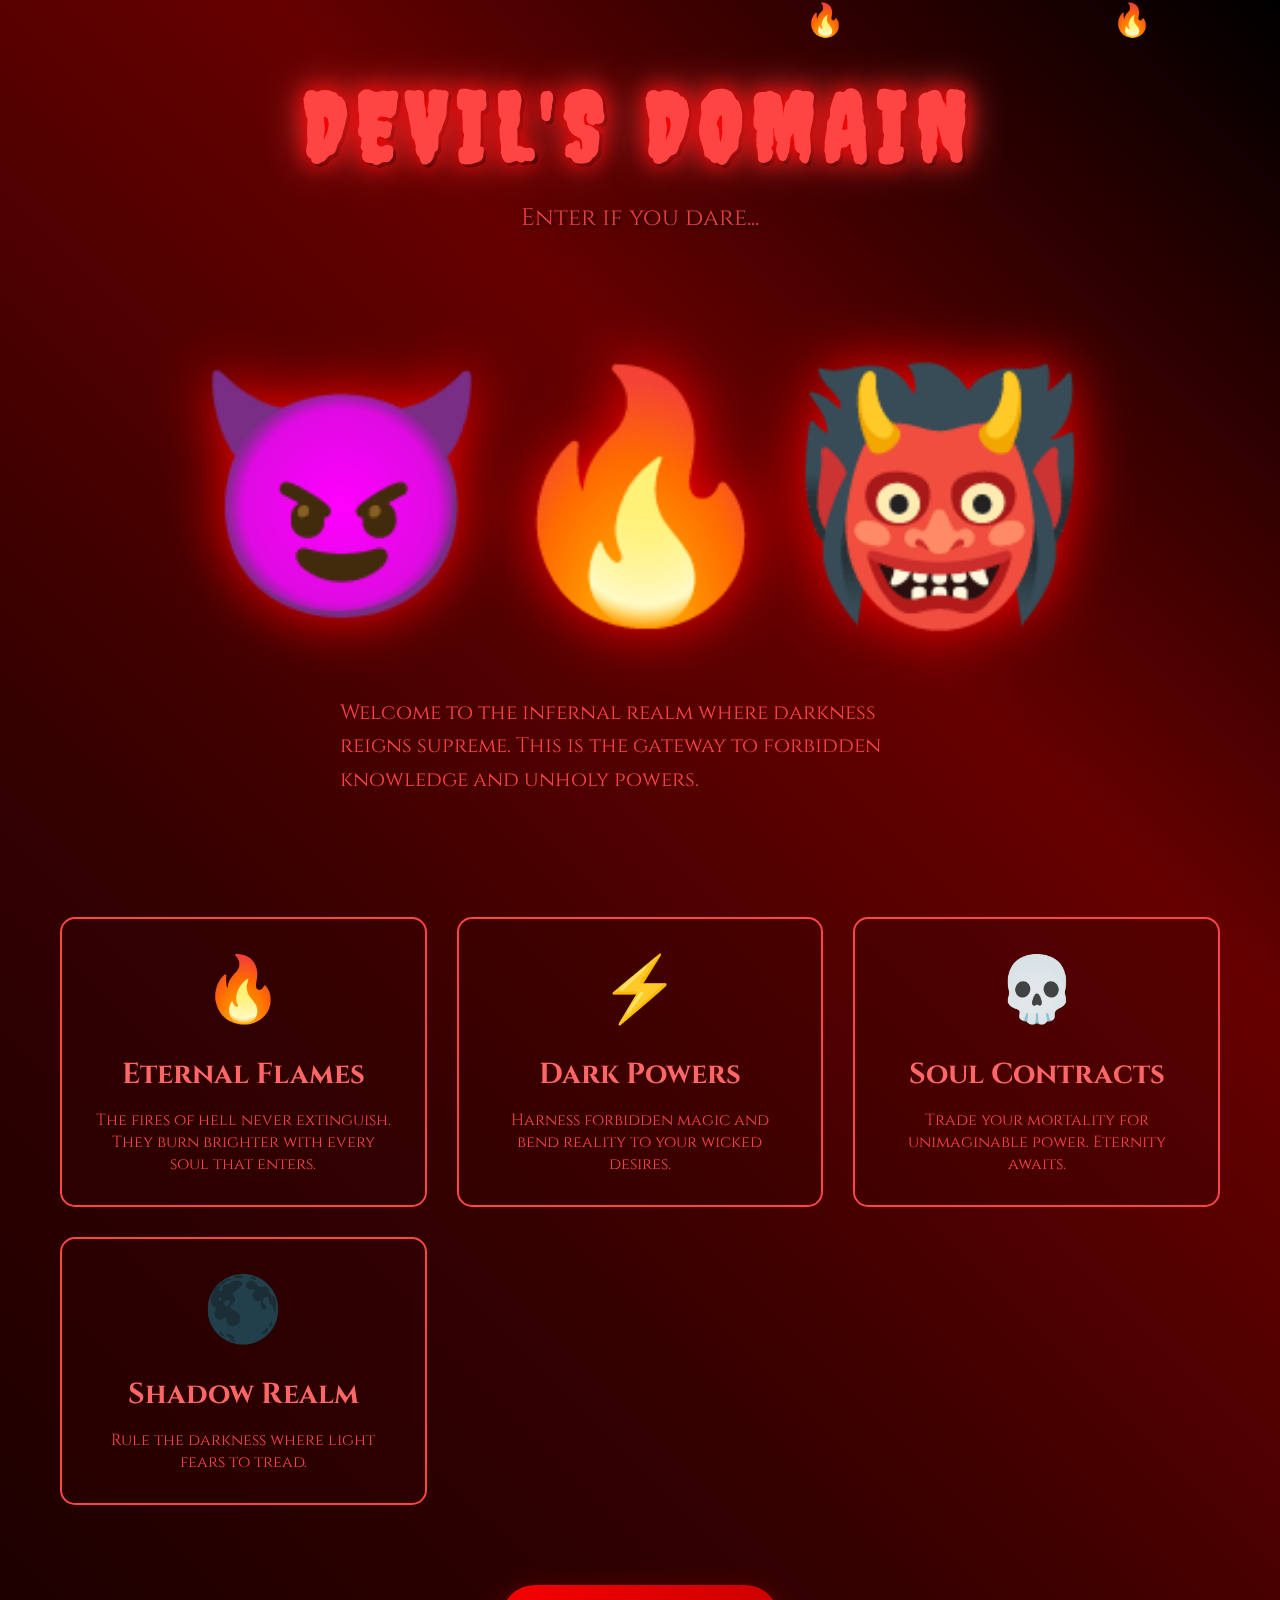
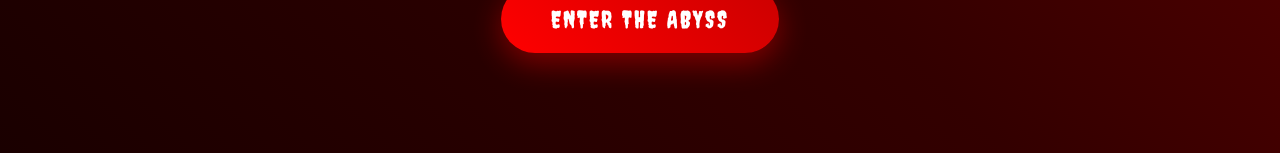
<file: .github/l%T/image.html>
<!DOCTYPE html>
<html lang="en">
<head>
    <meta charset="UTF-8">
    <meta name="viewport" content="width=device-width, initial-scale=1.0">
    <title>Devil's Domain</title>
    <style>
        @import url('https://fonts.googleapis.com/css2?family=Cinzel:wght@400;700&family=Creepster&display=swap');
        
        * {
            margin: 0;
            padding: 0;
            box-sizing: border-box;
        }
        
        body {
            background: linear-gradient(45deg, #1a0000, #330000, #660000, #000);
            color: #ff4444;
            font-family: 'Cinzel', serif;
            overflow-x: hidden;
            min-height: 100vh;
        }
        
        .container {
            max-width: 1200px;
            margin: 0 auto;
            padding: 20px;
        }
        
        header {
            text-align: center;
            padding: 50px 0;
            position: relative;
        }
        
        .devil-title {
            font-family: 'Creepster', cursive;
            font-size: clamp(3rem, 8vw, 6rem);
            text-shadow: 
                0 0 20px #ff0000,
                0 0 40px #ff4444,
                3px 3px 0 #000;
            letter-spacing: 0.1em;
            animation: glow 2s ease-in-out infinite alternate;
            margin-bottom: 20px;
        }
        
        @keyframes glow {
            from { filter: drop-shadow(0 0 10px #ff0000); }
            to { filter: drop-shadow(0 0 30px #ff6666); }
        }
        
        .subtitle {
            font-size: 1.5rem;
            opacity: 0.9;
            text-shadow: 2px 2px 4px #000;
        }
        
        .devil-figure {
            display: flex;
            justify-content: center;
            align-items: center;
            flex-direction: column;
            gap: 30px;
            padding: 60px 0;
        }
        
        .devil-emoji {
            font-size: 15rem;
            filter: drop-shadow(0 0 30px #ff0000);
            animation: float 3s ease-in-out infinite;
        }
        
        @keyframes float {
            0%, 100% { transform: translateY(0) rotate(-5deg); }
            50% { transform: translateY(-20px) rotate(5deg); }
        }
        
        .features {
            display: grid;
            grid-template-columns: repeat(auto-fit, minmax(300px, 1fr));
            gap: 30px;
            margin: 60px 0;
        }
        
        .feature-card {
            background: rgba(51, 0, 0, 0.3);
            border: 2px solid #ff4444;
            border-radius: 15px;
            padding: 30px;
            text-align: center;
            transition: all 0.3s ease;
            backdrop-filter: blur(10px);
            position: relative;
            overflow: hidden;
        }
        
        .feature-card::before {
            content: '';
            position: absolute;
            top: -50%;
            left: -50%;
            width: 200%;
            height: 200%;
            background: linear-gradient(45deg, transparent, rgba(255,68,68,0.1), transparent);
            transform: rotate(45deg);
            transition: all 0.6s;
            opacity: 0;
        }
        
        .feature-card:hover::before {
            animation: shine 0.6s infinite;
            opacity: 1;
        }
        
        @keyframes shine {
            0% { transform: translateX(-100%) translateY(-100%) rotate(45deg); }
            100% { transform: translateX(100%) translateY(100%) rotate(45deg); }
        }
        
        .feature-card:hover {
            transform: translateY(-10px) scale(1.02);
            box-shadow: 0 20px 40px rgba(255,0,0,0.3);
        }
        
        .feature-icon {
            font-size: 4rem;
            margin-bottom: 20px;
            display: block;
        }
        
        .feature-title {
            font-size: 1.8rem;
            margin-bottom: 15px;
            color: #ff6666;
        }
        
        .portal {
            text-align: center;
            margin: 80px 0;
        }
        
        .portal-btn {
            background: linear-gradient(45deg, #ff0000, #cc0000);
            color: #fff;
            border: none;
            padding: 20px 50px;
            font-size: 1.5rem;
            font-family: 'Creepster', cursive;
            border-radius: 50px;
            cursor: pointer;
            transition: all 0.3s ease;
            box-shadow: 0 10px 30px rgba(255,0,0,0.4);
            text-transform: uppercase;
            letter-spacing: 2px;
        }
        
        .portal-btn:hover {
            transform: scale(1.1) translateY(-5px);
            box-shadow: 0 20px 50px rgba(255,0,0,0.6);
            background: linear-gradient(45deg, #ff4444, #ff0000);
        }
        
        .flames {
            position: fixed;
            top: 0;
            left: 0;
            width: 100%;
            height: 100%;
            pointer-events: none;
            z-index: -1;
        }
        
        .flame {
            position: absolute;
            color: #ff4400;
            font-size: 2rem;
            animation: flameRise 4s linear infinite;
        }
        
        @keyframes flameRise {
            0% {
                opacity: 0;
                transform: translateY(100vh) scale(0);
            }
            10% {
                opacity: 1;
            }
            90% {
                opacity: 1;
            }
            100% {
                opacity: 0;
                transform: translateY(-100px) scale(1.5);
            }
        }
        
        @media (max-width: 768px) {
            .container {
                padding: 10px;
            }
            
            .devil-figure {
                gap: 20px;
            }
            
            .devil-emoji {
                font-size: 10rem;
            }
        }
    </style>
</head>
<body>
    <div class="flames" id="flames"></div>
    
    <div class="container">
        <header>
            <h1 class="devil-title">DEVIL'S DOMAIN</h1>
            <p class="subtitle">Enter if you dare...</p>
        </header>
        
        <section class="devil-figure">
            <div class="devil-emoji">😈🔥👹</div>
            <p style="font-size: 1.3rem; max-width: 600px; margin: 0 auto; line-height: 1.6;">
                Welcome to the infernal realm where darkness reigns supreme. 
                This is the gateway to forbidden knowledge and unholy powers.
            </p>
        </section>
        
        <section class="features">
            <div class="feature-card">
                <span class="feature-icon">🔥</span>
                <h3 class="feature-title">Eternal Flames</h3>
                <p>The fires of hell never extinguish. They burn brighter with every soul that enters.</p>
            </div>
            
            <div class="feature-card">
                <span class="feature-icon">⚡</span>
                <h3 class="feature-title">Dark Powers</h3>
                <p>Harness forbidden magic and bend reality to your wicked desires.</p>
            </div>
            
            <div class="feature-card">
                <span class="feature-icon">💀</span>
                <h3 class="feature-title">Soul Contracts</h3>
                <p>Trade your mortality for unimaginable power. Eternity awaits.</p>
            </div>
            
            <div class="feature-card">
                <span class="feature-icon">🌑</span>
                <h3 class="feature-title">Shadow Realm</h3>
                <p>Rule the darkness where light fears to tread.</p>
            </div>
        </section>
        
        <section class="portal">
            <button class="portal-btn" onclick="enterHell()">
                Enter the Abyss
            </button>
        </section>
    </div>
    
    <script>
        // Animated flames background
        function createFlame() {
            const flame = document.createElement('div');
            flame.className = 'flame';
            flame.innerHTML = ['🔥', '🕯️', '✨'][Math.floor(Math.random() * 3)];
            flame.style.left = Math.random() * 100 + '%';
            flame.style.animationDelay = Math.random() * 2 + 's';
            flame.style.animationDuration = (3 + Math.random() * 2) + 's';
            document.getElementById('flames').appendChild(flame);
            
            setTimeout(() => {
                flame.remove();
            }, 6000);
        }
        
        setInterval(createFlame, 300);
        
        // Portal interaction
        function enterHell() {
            const btn = document.querySelector('.portal-btn');
            btn.textContent = 'DESCENDING...';
            btn.style.background = 'linear-gradient(45deg, #000, #333)';
            
            setTimeout(() => {
                document.body.style.background = 'radial-gradient(circle, #000, #1a0000)';
                document.querySelector('.devil-title').textContent = 'WELCOME TO HELL';
                btn.textContent = 'YOU CANNOT LEAVE';
                btn.disabled = true;
            }, 2000);
        }
        
        // Mouse trail effect
        document.addEventListener('mousemove', (e) => {
            const spark = document.createElement('div');
            spark.style.position = 'fixed';
            spark.style.left = e.clientX + 'px';
            spark.style.top = e.clientY + 'px';
            spark.style.color = '#ff4400';
            spark.style.fontSize = '1rem';
            spark.style.pointerEvents = 'none';
            spark.style.zIndex = '1000';
            spark.innerHTML = '✨';
            spark.style.animation = 'flameRise 1s forwards';
            document.body.appendChild(spark);
            
            setTimeout(() => spark.remove(), 1000);
        });
    </script>
</body>
</html>
</file>
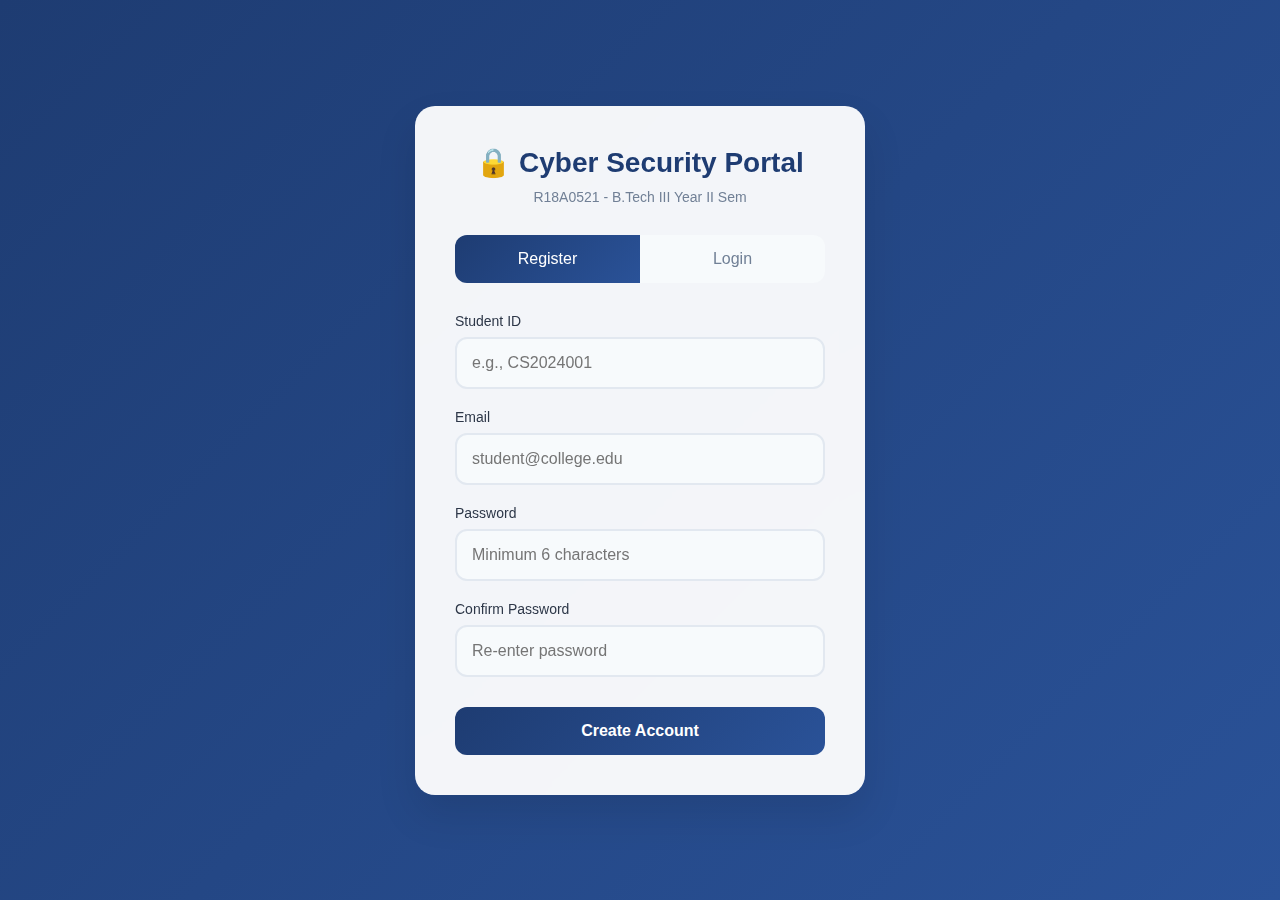
<file: .github/l%T/login method 2.html>
<!DOCTYPE html>
<html lang="en">
<head>
    <meta charset="UTF-8">
    <meta name="viewport" content="width=device-width, initial-scale=1.0">
    <title>Cyber Security Student Portal - R18A0521</title>
    <style>
        * {
            margin: 0;
            padding: 0;
            box-sizing: border-box;
        }

        body {
            font-family: 'Segoe UI', Tahoma, Geneva, Verdana, sans-serif;
            background: linear-gradient(135deg, #1e3c72 0%, #2a5298 100%);
            min-height: 100vh;
            overflow-x: hidden;
        }

        /* Login/Register Container */
        .auth-container {
            min-height: 100vh;
            display: flex;
            align-items: center;
            justify-content: center;
            padding: 20px;
        }

        .login-box {
            background: rgba(255, 255, 255, 0.95);
            padding: 40px;
            border-radius: 20px;
            box-shadow: 0 20px 40px rgba(0, 0, 0, 0.1);
            width: 100%;
            max-width: 450px;
            backdrop-filter: blur(10px);
        }

        .logo {
            text-align: center;
            margin-bottom: 30px;
        }

        .logo h1 {
            color: #1e3c72;
            font-size: 28px;
            font-weight: 700;
            margin-bottom: 10px;
        }

        .logo p {
            color: #718096;
            font-size: 14px;
        }

        .tab-nav {
            display: flex;
            margin-bottom: 30px;
            border-radius: 12px;
            overflow: hidden;
            background: #f7fafc;
        }

        .tab-btn {
            flex: 1;
            padding: 15px;
            border: none;
            background: none;
            font-size: 16px;
            font-weight: 500;
            cursor: pointer;
            transition: all 0.3s ease;
            color: #718096;
        }

        .tab-btn.active {
            background: linear-gradient(135deg, #1e3c72 0%, #2a5298 100%);
            color: white;
        }

        .tab-content {
            display: none;
        }

        .tab-content.active {
            display: block;
        }

        .form-group {
            margin-bottom: 20px;
        }

        label {
            display: block;
            margin-bottom: 8px;
            color: #2d3748;
            font-weight: 500;
            font-size: 14px;
        }

        input[type="text"], input[type="email"], input[type="password"] {
            width: 100%;
            padding: 15px;
            border: 2px solid #e2e8f0;
            border-radius: 12px;
            font-size: 16px;
            transition: all 0.3s ease;
            background: #f7fafc;
        }

        input:focus {
            outline: none;
            border-color: #1e3c72;
            background: white;
            box-shadow: 0 0 0 3px rgba(30, 60, 114, 0.1);
        }

        .submit-btn {
            width: 100%;
            padding: 15px;
            background: linear-gradient(135deg, #1e3c72 0%, #2a5298 100%);
            color: white;
            border: none;
            border-radius: 12px;
            font-size: 16px;
            font-weight: 600;
            cursor: pointer;
            transition: all 0.2s ease;
            margin-top: 10px;
        }

        .submit-btn:hover {
            transform: translateY(-2px);
            box-shadow: 0 10px 25px rgba(30, 60, 114, 0.4);
        }

        .error-message, .success-message {
            padding: 12px;
            border-radius: 8px;
            margin-bottom: 15px;
            text-align: center;
            font-weight: 500;
            display: none;
        }

        .error-message {
            background: #fed7d7;
            color: #742a2a;
        }

        .success-message {
            background: #c6f6d5;
            color: #22543d;
        }

        /* Dashboard Styles */
        .dashboard {
            display: none;
            min-height: 100vh;
            padding: 20px;
        }

        .header {
            background: rgba(255, 255, 255, 0.95);
            padding: 20px 40px;
            border-radius: 20px;
            margin-bottom: 30px;
            box-shadow: 0 10px 30px rgba(0, 0, 0, 0.1);
            backdrop-filter: blur(10px);
            display: flex;
            justify-content: space-between;
            align-items: center;
        }

        .welcome-text h2 {
            color: #1e3c72;
            margin-bottom: 5px;
        }

        .user-info {
            color: #718096;
            font-size: 14px;
        }

        .logout-btn {
            background: #e53e3e;
            color: white;
            border: none;
            padding: 10px 20px;
            border-radius: 8px;
            cursor: pointer;
            font-weight: 500;
        }

        /* Presentation Viewer */
        .presentation-container {
            background: rgba(255, 255, 255, 0.95);
            border-radius: 20px;
            padding: 30px;
            box-shadow: 0 20px 40px rgba(0, 0, 0, 0.1);
            backdrop-filter: blur(10px);
            max-width: 1100px;
            margin: 0 auto;
        }

        .presentation-header {
            text-align: center;
            margin-bottom: 30px;
        }

        .presentation-title {
            color: #1e3c72;
            font-size: 32px;
            font-weight: 700;
            margin-bottom: 10px;
        }

        .course-info {
            background: linear-gradient(135deg, #1e3c72 0%, #2a5298 100%);
            color: white;
            padding: 15px;
            border-radius: 12px;
            margin-bottom: 20px;
        }

        .slide-counter {
            color: #718096;
            font-size: 16px;
        }

        .slide {
            display: none;
            min-height: 550px;
            padding: 40px;
            background: white;
            border-radius: 15px;
            box-shadow: 0 10px 30px rgba(0, 0, 0, 0.1);
            text-align: center;
        }

        .slide.active {
            display: block;
            animation: slideIn 0.5s ease;
        }

        @keyframes slideIn {
            from { opacity: 0; transform: translateX(20px); }
            to { opacity: 1; transform: translateX(0); }
        }

        .slide h1, .slide h2, .slide h3 {
            color: #1e3c72;
            margin-bottom: 20px;
        }

        .slide ul {
            text-align: left;
            max-width: 700px;
            margin: 0 auto;
            font-size: 18px;
            line-height: 1.6;
        }

        .slide li {
            margin-bottom: 10px;
            padding-left: 20px;
            position: relative;
        }

        .slide li::before {
            content: "🔒";
            position: absolute;
            left: 0;
        }

        .slide table {
            width: 100%;
            border-collapse: collapse;
            margin: 20px 0;
            background: #f7fafc;
            border-radius: 10px;
            overflow: hidden;
        }

        .slide th, .slide td {
            padding: 15px;
            text-align: left;
            border-bottom: 1px solid #e2e8f0;
        }

        .slide th {
            background: linear-gradient(135deg, #1e3c72 0%, #2a5298 100%);
            color: white;
            font-weight: 600;
        }

        .nav-buttons {
            display: flex;
            justify-content: space-between;
            margin-top: 30px;
            gap: 10px;
        }

        .nav-btn {
            flex: 1;
            padding: 15px;
            border: none;
            border-radius: 12px;
            font-size: 16px;
            font-weight: 600;
            cursor: pointer;
            transition: all 0.3s ease;
        }

        .prev-btn {
            background: #718096;
            color: white;
        }

        .next-btn {
            background: linear-gradient(135deg, #1e3c72 0%, #2a5298 100%);
            color: white;
        }

        .nav-btn:hover:not(:disabled) {
            transform: translateY(-2px);
            box-shadow: 0 10px 25px rgba(0, 0, 0, 0.2);
        }

        .nav-btn:disabled {
            opacity: 0.5;
            cursor: not-allowed;
        }

        .fullscreen-btn {
            background: #f6ad55;
            color: white;
            border: none;
            padding: 10px 20px;
            border-radius: 8px;
            cursor: pointer;
            margin-left: 10px;
        }

        @media (max-width: 768px) {
            .login-box, .presentation-container {
                padding: 20px;
                margin: 10px;
            }
            
            .header {
                padding: 20px;
                flex-direction: column;
                gap: 15px;
                text-align: center;
            }
            
            .nav-buttons {
                flex-direction: column;
            }
        }
    </style>
</head>
<body>
    <!-- Authentication Section -->
    <div id="authSection" class="auth-container">
        <div class="login-box">
            <div class="logo">
                <h1>🔒 Cyber Security Portal</h1>
                <p>R18A0521 - B.Tech III Year II Sem</p>
            </div>

            <div class="tab-nav">
                <button class="tab-btn active" onclick="switchTab('register')">Register</button>
                <button class="tab-btn" onclick="switchTab('login')">Login</button>
            </div>

            <div id="errorMsg" class="error-message"></div>
            <div id="registerSuccess" class="success-message" style="display: none;">Registration successful! You can now login.</div>

            <!-- Register Form -->
            <div id="register" class="tab-content active">
                <form id="registerForm">
                    <div class="form-group">
                        <label for="regStudentId">Student ID</label>
                        <input type="text" id="regStudentId" placeholder="e.g., CS2024001" required maxlength="10">
                    </div>
                    <div class="form-group">
                        <label for="regEmail">Email</label>
                        <input type="email" id="regEmail" placeholder="student@college.edu" required>
                    </div>
                    <div class="form-group">
                        <label for="regPassword">Password</label>
                        <input type="password" id="regPassword" placeholder="Minimum 6 characters" required minlength="6">
                    </div>
                    <div class="form-group">
                        <label for="confirmPassword">Confirm Password</label>
                        <input type="password" id="confirmPassword" placeholder="Re-enter password" required>
                    </div>
                    <button type="submit" class="submit-btn">Create Account</button>
                </form>
            </div>

            <!-- Login Form -->
            <div id="login" class="tab-content">
                <form id="loginForm">
                    <div class="form-group">
                        <label for="studentId">Student ID</label>
                        <input type="text" id="studentId" placeholder="Enter your student ID" required>
                    </div>
                    <div class="form-group">
                        <label for="password">Password</label>
                        <input type="password" id="password" placeholder="Enter your password" required>
                    </div>
                    <button type="submit" class="submit-btn">Access Cyber Security Notes</button>
                </form>
            </div>
        </div>
    </div>

    <!-- Dashboard Section -->
    <div id="dashboard" class="dashboard">
        <div class="header">
            <div class="welcome-text">
                <h2>🎓 Cyber Security Digital Notes</h2>
                <div id="userInfo" class="user-info"></div>
            </div>
            <button class="logout-btn" onclick="logout()">Logout</button>
        </div>

        <div class="presentation-container">
            <div class="presentation-header">
                <h1 class="presentation-title">CYBER SECURITY (R18A0521)</h1>
                <div class="course-info">
                    <strong>B.Tech III Year II Sem</strong> | Dept. of Information Technology<br>
                    Malla Reddy College of Engineering & Technology
                </div>
                <div class="slide-counter">
                    Slide <span id="currentSlide">1</span> of <span id="totalSlides">15</span>
                </div>
                <button class="fullscreen-btn" onclick="toggleFullscreen()">📱 Fullscreen</button>
            </div>

            <!-- Cyber Security Slides from CYBER-SECURITY-R18A0521.pdf -->
            <div class="slides-container">
                <!-- Slide 1: Title -->
                <div class="slide active">
                    <h1>CYBER SECURITY</h1>
                    <h2>Digital Notes - R18A0521</h2>
                    <p style="font-size: 20px; color: #1e3c72; margin-top: 30px;">
                        B.Tech III Year II Sem (R18)<br>
                        Department of Information Technology
                    </p>
                    <div style="font-size: 16px; margin-top: 20px; opacity: 0.8;">
                        Malla Reddy College of Engineering & Technology
                    </div>
                </div>

                <!-- Slide 2: Course Objectives -->
                <div class="slide">
                    <h2>Course Objectives</h2>
                    <ul>
                        <li>Understand various types of cyber-attacks and cyber-crimes</li>
                        <li>Learn threats and risks within cyber security context</li>
                        <li>Overview of cyber laws & cyber forensics concepts</li>
                        <li>Study defensive techniques against attacks</li>
                    </ul>
                </div>

                <!-- Slide 3: UNIT-I Introduction -->
                <div class="slide">
                    <h2>UNIT-I: Introduction to Cyber Security</h2>
                    <ul>
                        <li>Basic Cyber Security Concepts</li>
                        <li>Layers of Security</li>
                        <li>Vulnerability, Threat, Harmful Acts</li>
                        <li>CIA Triad (Confidentiality, Integrity, Availability)</li>
                        <li>Cyber Threats: Warfare, Crime, Terrorism, Espionage</li>
                    </ul>
                </div>

                <!-- Slide 4: CIA Triad -->
                <div class="slide">
                    <h2>CIA Triad</h2>
                    <div style="display: grid; grid-template-columns: repeat(3, 1fr); gap: 20px; max-width: 800px; margin: 0 auto; font-size: 18px;">
                        <div style="background: #e3f2fd; padding: 20px; border-radius: 12px;">
                            <h3>🔒 Confidentiality</h3>
                            <p>Prevent disclosure to unauthorized parties</p>
                        </div>
                        <div style="background: #f3e5f5; padding: 20px; border-radius: 12px;">
                            <h3>✅ Integrity</h3>
                            <p>Protect from unauthorized modification</p>
                        </div>
                        <div style="background: #e8f5e8; padding: 20px; border-radius: 12px;">
                            <h3>🟢 Availability</h3>
                            <p>Ensure access when needed</p>
                        </div>
                    </div>
                </div>

                <!-- Slide 5: Types of Cyber Attacks -->
                <div class="slide">
                    <h2>Types of Cyber Attacks</h2>
                    <ul>
                        <li><strong>Web-based:</strong> Injection, DNS Spoofing, Session Hijacking, Phishing</li>
                        <li><strong>System-based:</strong> Virus, Worm, Trojan Horse, Backdoors, Bots</li>
                        <li><strong>Active Attacks:</strong> Masquerade, Session Replay, DoS/DDoS</li>
                        <li><strong>Passive Attacks:</strong> Eavesdropping, Traffic Analysis</li>
                    </ul>
                </div>

                <!-- Slide 6: 7 Layers of Security -->
                <div class="slide">
                    <h2>7 Layers of Cyber Security</h2>
                    <ol style="text-align: left; max-width: 600px; margin: 0 auto; font-size: 18px;">
                        <li>Mission Critical Assets</li>
                        <li>Data Security</li>
                        <li>Application Security</li>
                        <li>Endpoint Security</li>
                        <li>Network Security</li>
                        <li>Perimeter Security</li>
                        <li>Human Layer</li>
                    </ol>
                </div>

                <!-- Slide 7: UNIT-II Cyber Forensics -->
                <div class="slide">
                    <h2>UNIT-II: Cyberspace & Cyber Forensics</h2>
                    <ul>
                        <li>Cyber Security Regulations & International Law</li>
                        <li>National Cyber Security Policy</li>
                        <li>Digital Forensics Science</li>
                        <li>Cyber Forensics & Digital Evidence</li>
                        <li>Email Forensics Analysis</li>
                        <li>Digital Forensics Lifecycle</li>
                    </ul>
                </div>

                <!-- Slide 8: UNIT-III Mobile Security -->
                <div class="slide">
                    <h2>UNIT-III: Cybercrime - Mobile Devices</h2>
                    <ul>
                        <li>Proliferation of Mobile/Wireless Devices</li>
                        <li>Trends in Mobility</li>
                        <li>Credit Card Frauds in Mobile Era</li>
                        <li>Security Challenges by Mobile Devices</li>
                        <li>Attacks on Mobile Phones</li>
                        <li>Organizational Security Policies</li>
                    </ul>
                </div>

                <!-- Slide 9: UNIT-IV Organizational Implications -->
                <div class="slide">
                    <h2>UNIT-IV: Organizational Implications</h2>
                    <ul>
                        <li>Cost of Cybercrimes & IPR Issues</li>
                        <li>Web Threats for Organizations</li>
                        <li>Security & Privacy Implications</li>
                        <li>Social Media Marketing Risks</li>
                        <li>Social Computing Challenges</li>
                    </ul>
                </div>

                <!-- Slide 10: UNIT-V Privacy Issues -->
                <div class="slide">
                    <h2>UNIT-V: Privacy Issues</h2>
                    <ul>
                        <li>Basic Data Privacy Concepts</li>
                        <li>Data Privacy Attacks</li>
                        <li>Data Linking & Profiling</li>
                        <li>Privacy Policies & Languages</li>
                        <li>Privacy in Medical/Financial Domains</li>
                    </ul>
                </div>

                <!-- Slide 11: Cybercrime Examples -->
                <div class="slide">
                    <h2>Cybercrime Examples & Mini-Cases</h2>
                    <ul>
                        <li>Maharashtra Govt Website Hacked</li>
                        <li>Indian Banks Lose Millions</li>
                        <li>Parliament Attack</li>
                        <li>Pune Police Bust Nigerian Racket</li>
                        <li>Email Spoofing Instances</li>
                        <li>Online Gambling Case</li>
                        <li>IP Crime Case</li>
                        <li>Financial Frauds</li>
                    </ul>
                </div>

                <!-- Slide 12: Text Books -->
                <div class="slide">
                    <h2>📚 Text Books</h2>
                    <table>
                        <tr><th>Author</th><th>Title</th></tr>
                        <tr><td>Nina Godbole, Sunit Belpure</td><td>Cyber Security: Understanding Cyber Crimes, Computer Forensics and Legal Perspectives (Wiley)</td></tr>
                        <tr><td>B.B. Gupta et al.</td><td>Computer and Cyber Security: Principles, Algorithm, Applications (CRC Press)</td></tr>
                    </table>
                </div>

                <!-- Slide 13: Course Outcomes -->
                <div class="slide">
                    <h2>Course Outcomes</h2>
                    <ul>
                        <li>Analyze cyber-attacks, cybercrimes & protection methods</li>
                        <li>Forensically investigate security incidents</li>
                        <li>Manage privacy issues with policies</li>
                        <li>Design secure software modules</li>
                    </ul>
                </div>

                <!-- Slide 14: National Cyber Security Policy -->
                <div class="slide">
                    <h2>National Cyber Security Policy</h2>
                    <ul>
                        <li>Secure cyberspace for citizens, business, government</li>
                        <li>Protect privacy & information infrastructure</li>
                        <li>24x7 threat monitoring mechanisms</li>
                        <li>Compliance with global security standards</li>
                    </ul>
                </div>

                <!-- Slide 15: Thank You -->
                <div class="slide">
                    <h1>Thank You!</h1>
                    <p style="font-size: 28px; color: #1e3c72; margin: 30px 0;">
                        Cyber Security Awareness<br>
                        <strong>Stay Safe Online 🔒</strong>
                    </p>
                </div>
            </div>

            <div class="nav-buttons">
                <button id="prevBtn" class="nav-btn prev-btn" onclick="prevSlide()">Previous</button>
                <button id="nextBtn" class="nav-btn next-btn" onclick="nextSlide()">Next</button>
            </div>
        </div>
    </div>

    <script>
        // User Database (localStorage)
        let users = JSON.parse(localStorage.getItem('cyberStudents')) || {};
        let currentUser = null;
        let currentSlideIndex = 0;
        const totalSlides = 15;

        // Tab Switching
        function switchTab(tabName) {
            document.querySelectorAll('.tab-content').forEach(tab => tab.classList.remove('active'));
            document.querySelectorAll('.tab-btn').forEach(btn => btn.classList.remove('active'));
            document.getElementById(tabName).classList.add('active');
            event.target.classList.add('active');
        }

        // Error/Success Messages
        function showMessage(msg, isError = true) {
            const msgDiv = document.getElementById(isError ? 'errorMsg' : 'registerSuccess');
            msgDiv.textContent = msg;
            msgDiv.style.display = 'block';
            msgDiv.className = isError ? 'error-message' : 'success-message';
            setTimeout(() => msgDiv.style.display = 'none', 4000);
        }

        // Registration
        document.getElementById('registerForm').addEventListener('submit', function(e) {
            e.preventDefault();
            const studentId = document.getElementById('regStudentId').value.trim();
            const email = document.getElementById('regEmail').value.trim();
            const password = document.getElementById('regPassword').value;
            const confirmPassword = document.getElementById('confirmPassword').value;

            if (users[studentId]) return showMessage('Student ID already registered!');
            if (password !== confirmPassword) return showMessage('Passwords do not match!');
            if (password.length < 6) return showMessage('Password must be at least 6 characters!');

            users[studentId] = { email, password };
            localStorage.setItem('cyberStudents', JSON.stringify(users));
            showMessage('Registration successful! You can now access Cyber Security notes.', false);
            this.reset();
        });

        // Login
        document.getElementById('loginForm').addEventListener('submit', function(e) {
            e.preventDefault();
            const studentId = document.getElementById('studentId').value.trim();
            const password = document.getElementById('password').value;

            if (!users[studentId] || users[studentId].password !== password) {
                return showMessage('Invalid Student ID or Password!');
            }

            currentUser = studentId;
            document.getElementById('userInfo').textContent = `Student ID: ${studentId} | Accessing R18A0521 Notes`;
            document.getElementById('authSection').style.display = 'none';
            document.getElementById('dashboard').style.display = 'block';
            updateSlideCounter();
        });

        // Logout
        function logout() {
            currentUser = null;
            document.getElementById('dashboard').style.display = 'none';
            document.getElementById('authSection').style.display = 'flex';
            document.getElementById('loginForm').reset();
            currentSlideIndex = 0;
            showSlide(0);
        }

        // Presentation Controls
        function showSlide(index) {
            document.querySelectorAll('.slide').forEach((slide, i) => {
                slide.classList.toggle('active', i === index);
            });
            currentSlideIndex = index;
            updateSlideCounter();
            document.getElementById('prevBtn').disabled = index === 0;
            document.getElementById('nextBtn').disabled = index === totalSlides - 1;
        }

        function nextSlide() {
            if (currentSlideIndex < totalSlides - 1) showSlide(currentSlideIndex + 1);
        }

        function prevSlide() {
            if (currentSlideIndex > 0) showSlide(currentSlideIndex - 1);
        }

        function updateSlideCounter() {
            document.getElementById('currentSlide').textContent = currentSlideIndex + 1;
            document.getElementById('totalSlides').textContent = totalSlides;
        }

        function toggleFullscreen() {
            const container = document.querySelector('.presentation-container');
            if (!document.fullscreenElement) {
                container.requestFullscreen().catch(err => console.log(err));
            } else {
                document.exitFullscreen();
            }
        }

        // Keyboard Navigation
        document.addEventListener('keydown', (e) => {
            if (document.getElementById('dashboard').style.display === 'block') {
                if (e.key === 'ArrowRight' || e.key === 'ArrowDown') nextSlide();
                if (e.key === 'ArrowLeft' || e.key === 'ArrowUp') prevSlide();
            }
        });

        // Initialize
        updateSlideCounter();
    </script>
</body>
</html>
</file>
